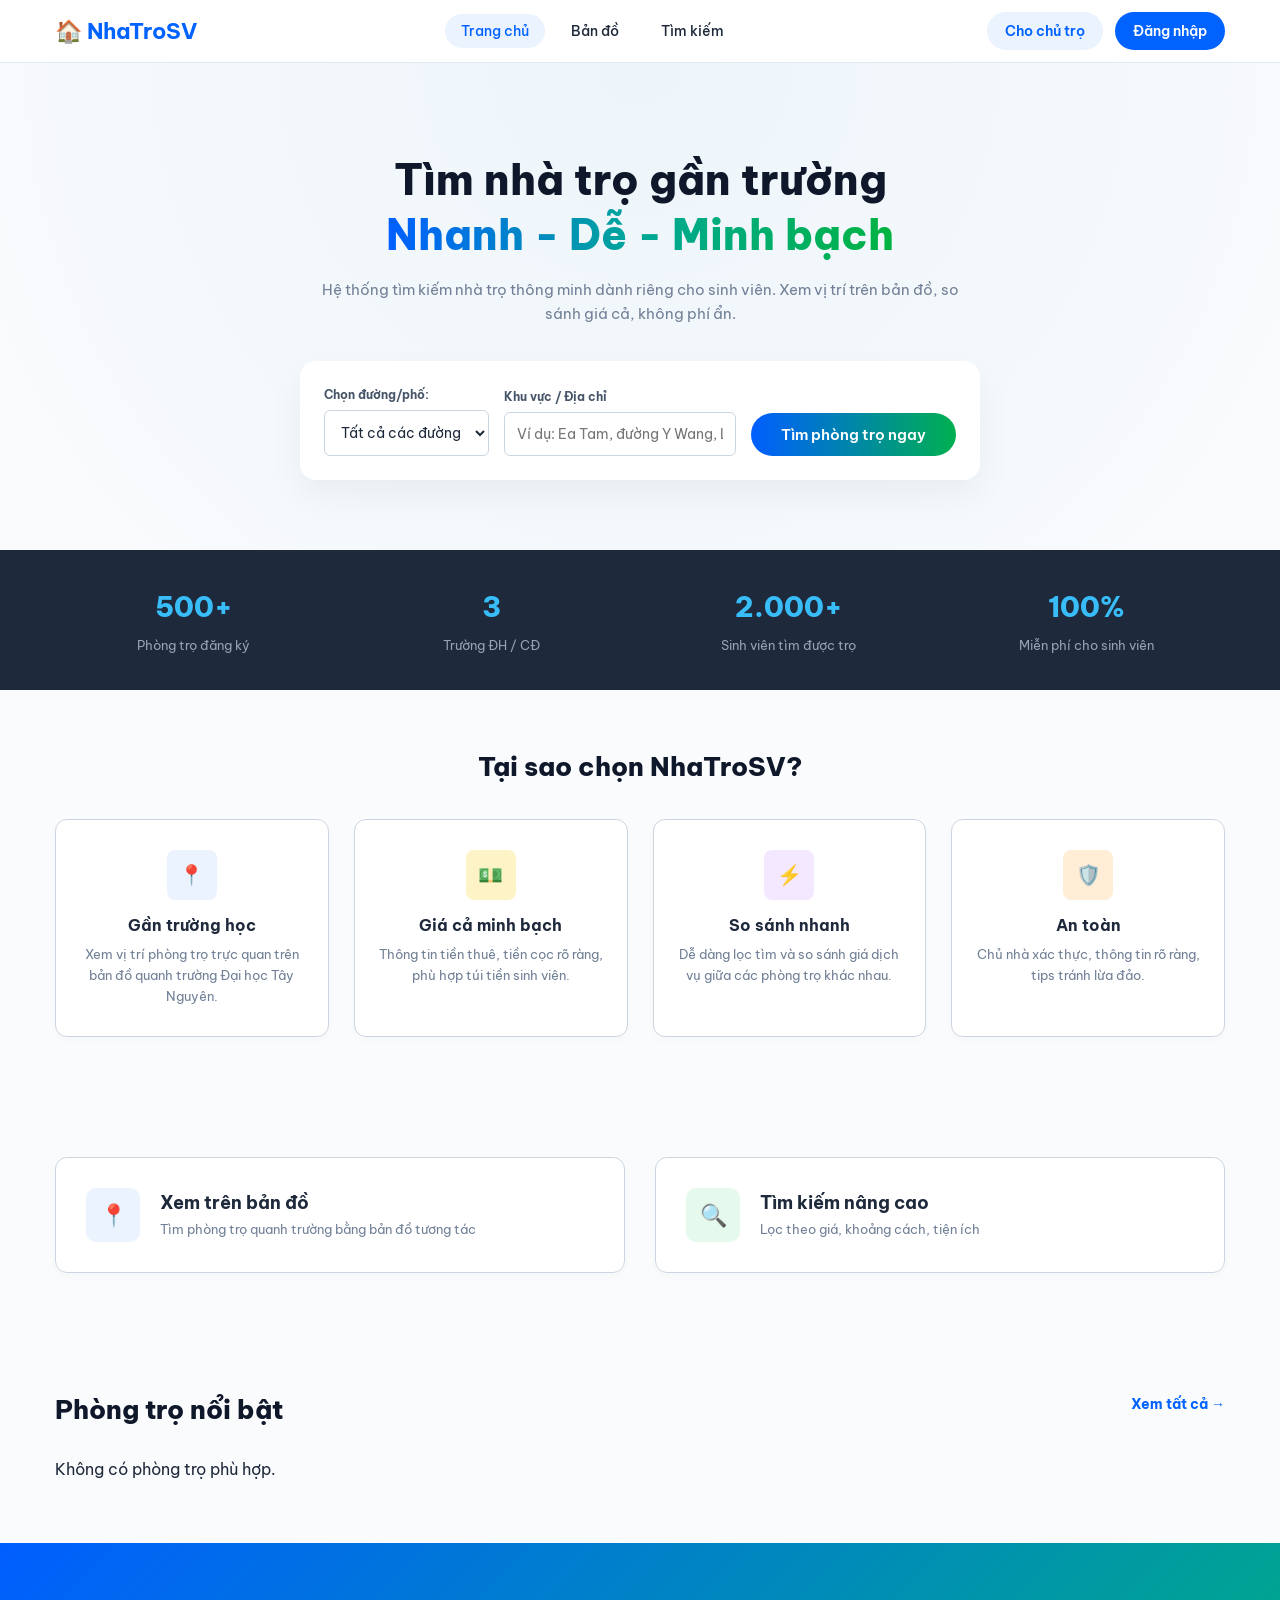
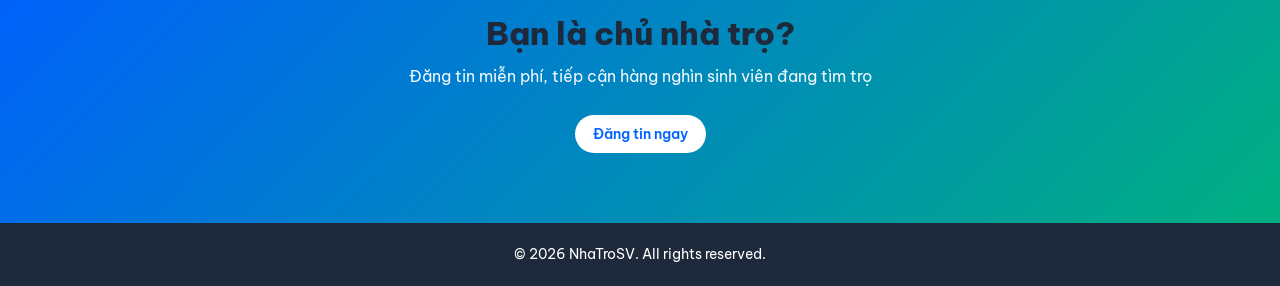
<file: index.html>
<!DOCTYPE html>
<html lang="vi">
<head>
    <meta charset="UTF-8">
    <title>NhaTroSV - Đại học Tây Nguyên</title>
    
    <!-- Fonts -->
    <link href="https://fonts.googleapis.com/css2?family=Be+Vietnam+Pro:wght@400;500;600;700&display=swap" rel="stylesheet">
        
    <!-- CSS liên kết theo đúng thư mục của bạn -->
    <link rel="stylesheet" href="css/main.css">
 
    
    <!-- jQuery cơ bản -->
    <script src="https://code.jquery.com/jquery-3.6.0.min.js"></script>
    
    <!-- JS -->
    <script src="js/main.js"></script>
    <script src="js/data.js"></script>
</head>
<body>
    <!-- ==================== HEADER ==================== -->
    <header class="dau-trang">
        <div class="khung-chua">
            <nav class="thanh-dieu-huong">
                <!-- Logo -->
                <a href="index.html" class="logo">
                    <span>🏠 NhaTroSV</span>
                </a>
                
                <!-- Menu -->
                <ul class="menu">
                    <li><a href="index.html" class="menu__link active">Trang chủ</a></li>
                    <li><a href="ban-do.html" class="menu__link">Bản đồ</a></li>
                    <li><a href="tim-kiem.html" class="menu__link">Tìm kiếm</a></li>
                </ul>
                
                <!-- Actions -->
                <div class="hanh-dong" id="vung-hanh-dong">
                    <a href="dang-tin.html" class="btn btn--landlord">Cho chủ trọ</a>
                    <a href="dang-nhap.html" class="btn btn--login">Đăng nhập</a>
                </div>
            </nav>
        </div>
    </header>

    <!-- ==================== HERO SECTION ==================== -->
    <section class="vung-dau">
        <div class="khung-chua">
            <div class="noi-dung-chinh">
                <h1 class="tieu-de-chinh">
                    Tìm nhà trọ gần trường <br>
                    <span class="chu-chuyen-sac">Nhanh - Dễ - Minh bạch</span>
                </h1>
                <p class="mo-ta-chinh">Hệ thống tìm kiếm nhà trọ thông minh dành riêng cho sinh viên. Xem vị trí trên bản đồ, so sánh giá cả, không phí ẩn.</p>
                
                <!-- Ô tìm kiếm nhanh -->
                <div class="tim-kiem-nhanh">
                    <div class="truong-input">
                        <label class="nhan-input">Chọn đường/phố:</label>
                        <select id="chon-duong" class="input-select">
                            <option value="all">Tất cả các đường</option>
                            <option value="Y Wang">Đường Y Wang</option>
                            <option value="Lê Duẩn">Đường Lê Duẩn</option>
                            <option value="Giải Phóng">Đường Giải Phóng</option>
                            <option value="Mai Thị Lựu">Đường Mai Thị Lựu</option>
                            <option value="Nguyễn An Ninh">Đường Nguyễn An Ninh</option>
                        </select>
                    </div>
                    
                    
                    <div class="truong-input truong-input--rong">
                        <label class="nhan-input">Khu vực / Địa chỉ</label>
                        <input type="text" id="nhap-hem" class="input-text" placeholder="Ví dụ: Ea Tam, đường Y Wang, Lê Duẩn...">
                    </div>
                    
                    <button id="btn-tim" class="btn btn--chinh btn--tim">Tìm phòng trọ ngay</button>
                </div>
            </div>
        </div>
    </section>

    <!-- ==================== THỐNG KÊ ==================== -->
    <section class="thong-ke">
        <div class="khung-chua">
            <div class="luoi-thong-ke">
                <div class="muc-thong-ke">
                    <div class="so-lieu">500+</div>
                    <div class="chu-thich">Phòng trọ đăng ký</div>
                </div>
                <div class="muc-thong-ke">
                    <div class="so-lieu">3</div>
                    <div class="chu-thich">Trường ĐH / CĐ</div>
                </div>
                <div class="muc-thong-ke">
                    <div class="so-lieu">2.000+</div>
                    <div class="chu-thich">Sinh viên tìm được trọ</div>
                </div>
                <div class="muc-thong-ke">
                    <div class="so-lieu">100%</div>
                    <div class="chu-thich">Miễn phí cho sinh viên</div>
                </div>
            </div>
        </div>
    </section>

    <!-- ==================== TÍNH NĂNG ==================== -->
    <section class="tinh-nang">
        <div class="khung-chua">
            <h2 class="tieu-de-phan">Tại sao chọn NhaTroSV?</h2>
            
            <div class="luoi-tinh-nang">
                <div class="the-tinh-nang">
                    <div class="icon-tinh-nang icon-tinh-nang--xanh">📍</div>
                    <h3 class="tieude-tinh-nang">Gần trường học</h3>
                    <p class="mota-tinh-nang">Xem vị trí phòng trọ trực quan trên bản đồ quanh trường Đại học Tây Nguyên.</p>
                </div>
                
                <div class="the-tinh-nang">
                    <div class="icon-tinh-nang icon-tinh-nang--vang">💵</div>
                    <h3 class="tieude-tinh-nang">Giá cả minh bạch</h3>
                    <p class="mota-tinh-nang">Thông tin tiền thuê, tiền cọc rõ ràng, phù hợp túi tiền sinh viên.</p>
                </div>
                
                <div class="the-tinh-nang">
                    <div class="icon-tinh-nang icon-tinh-nang--tim">⚡</div>
                    <h3 class="tieude-tinh-nang">So sánh nhanh</h3>
                    <p class="mota-tinh-nang">Dễ dàng lọc tìm và so sánh giá dịch vụ giữa các phòng trọ khác nhau.</p>
                </div>
                
                <div class="the-tinh-nang">
                    <div class="icon-tinh-nang icon-tinh-nang--cam">🛡️</div>
                    <h3 class="tieude-tinh-nang">An toàn</h3>
                    <p class="mota-tinh-nang">Chủ nhà xác thực, thông tin rõ ràng, tips tránh lừa đảo.</p>
                </div>
            </div>
        </div>
    </section>

    <!-- ==================== HÀNH ĐỘNG NHANH ==================== -->
    <section class="hanh-dong-nhanh">
        <div class="khung-chua">
            <div class="luoi-hanh-dong">
                <a href="ban-do.html" class="the-hanh-dong">
                    <div class="icon-hanh-dong icon-hanh-dong--xanh">📍</div>
                    <div class="noidung-hanh-dong">
                        <h3>Xem trên bản đồ</h3>
                        <p>Tìm phòng trọ quanh trường bằng bản đồ tương tác</p>
                    </div>
                </a>
                
                <a href="tim-kiem.html" class="the-hanh-dong">
                    <div class="icon-hanh-dong icon-hanh-dong--luc">🔍</div>
                    <div class="noidung-hanh-dong">
                        <h3>Tìm kiếm nâng cao</h3>
                        <p>Lọc theo giá, khoảng cách, tiện ích</p>
                    </div>
                </a>
            </div>
        </div>
    </section>

    <!-- ==================== TRỌ MỚI XUẤT HIỆN ==================== -->
    <section class="tro-moi">
        <div class="khung-chua">
            <div class="tieu-de-vung">
                <div class="ben-trai">
                    <h2 class="tieu-de-phan">Phòng trọ nổi bật</h2>
                </div>
                <a href="tim-kiem.html" class="xem-tat-ca">Xem tất cả →</a>
            </div>
            
            <!-- Thùng chứa danh sách phòng trọ nổi bật -->
            <div id="danh-sach-tro" class="luoi-phong"></div> 
            <!-- THẺ CARD PHÒNG TĨNH -->
            <template id="mau-card-phong">
                <a href="#" class="card-phong">
                    <div class="card-phong__khung-anh">
                        <div class="card-phong__nhan">Còn phòng</div>
                        <img class="card-phong__anh-that" src="" alt="ảnh phòng">
                        <div class="room-image-placeholder">Ảnh phòng trọ mẫu</div>
                    </div>
                    <div class="card-phong__noi-dung">
                        <h3 class="card-phong__tieu-de">Tiêu đề</h3>
                        <p class="card-phong__dia-chi">📍 Địa chỉ</p>
                        <div class="card-phong__thong-so">
                            <span class="card-phong-dien-tich">📐 0 m²</span>
                            <span class="card-phong-loai-phong">🚪 Phòng đơn</span>
                        </div>
                        <div class="card-phong__vach-ngan"></div>
                        <div class="card-phong__dong-gia">
                            <span class="card-phong__nhan-gia">Giá thuê:</span>
                            <strong class="card-phong__gia">0đ</strong>
                        </div>
                    </div>
                </a>
            </template>
        </div>
    </section>

    <!-- ==================== CTA ==================== -->
    <section class="goi-y">
        <div class="khung-chua">
            <div class="noi-dung-goi-y">
                <h2 class="tieu-de-goi-y">Bạn là chủ nhà trọ?</h2>
                <p class="mo-ta-goi-y">Đăng tin miễn phí, tiếp cận hàng nghìn sinh viên đang tìm trọ</p>
                <a href="dang-tin.html" class="btn btn--goi-y">Đăng tin ngay</a>
            </div>
        </div>
    </section>

    <!-- ==================== FOOTER ==================== -->
    <footer class="chan-trang">
        <div class="khung-chua">
            <p>&copy; 2026 NhaTroSV. All rights reserved.</p>
        </div>
    </footer>
</body>
</html>
</file>
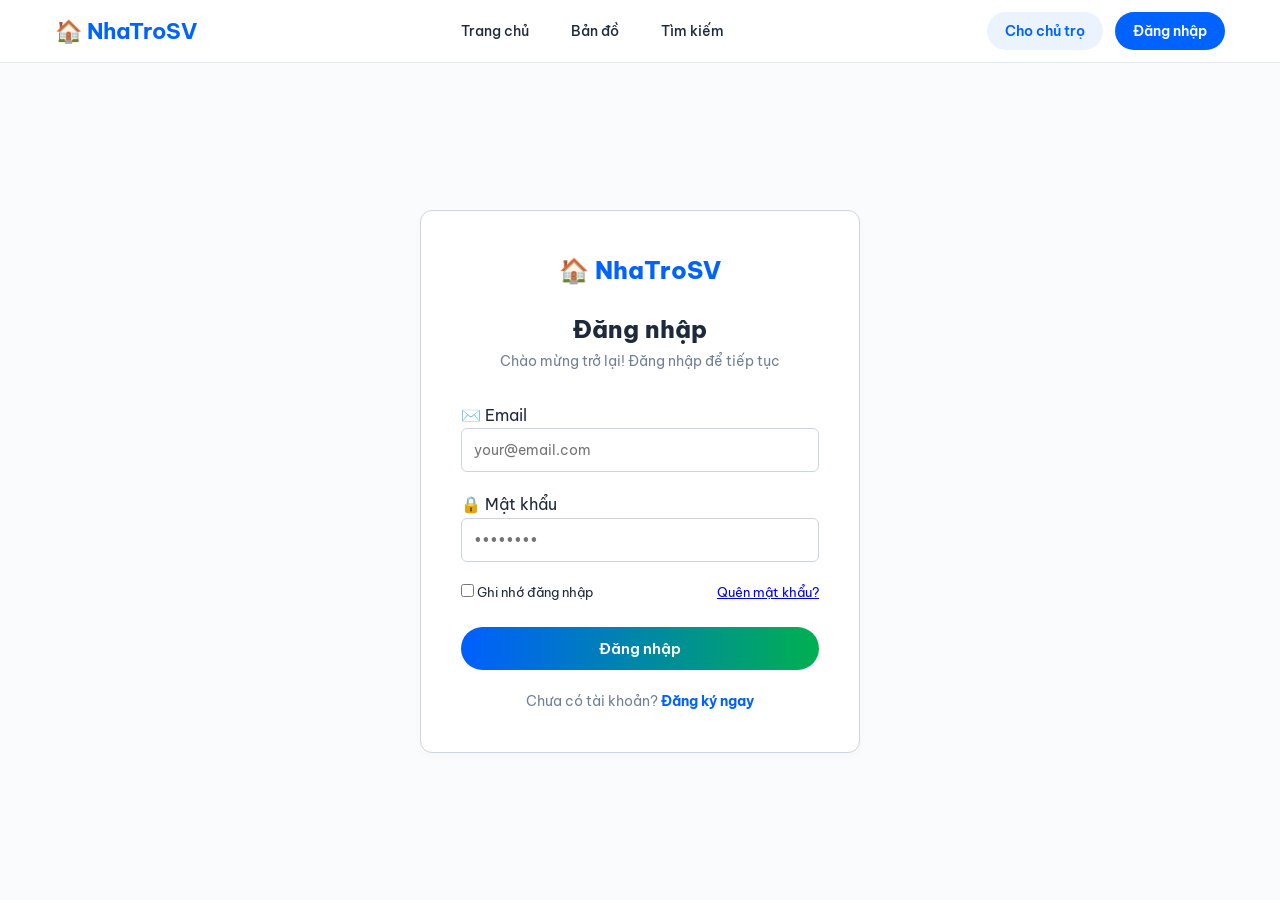
<file: dang-nhap.html>
<!DOCTYPE html>
<html lang="vi">
<head>
    <meta charset="UTF-8">
    <title>Đăng nhập & Đăng ký - NhaTroSV</title>
    
    <!-- Fonts -->
    <link href="https://fonts.googleapis.com/css2?family=Be+Vietnam+Pro:wght@400;500;600;700&display=swap" rel="stylesheet">
    
    <!-- CSS liên kết theo đúng cấu trúc của bạn -->
    <link rel="stylesheet" href="css/base.css">
    <link rel="stylesheet" href="css/layout.css">
    <link rel="stylesheet" href="css/components.css">
    <link rel="stylesheet" href="css/pages.css">
    <link rel="stylesheet" href="css/main.css">
   
    
    <!-- jQuery cơ bản -->
    <script src="https://code.jquery.com/jquery-3.6.0.min.js"></script>
    
    <!-- JS xử lý dữ liệu -->
    <script src="js/data.js"></script>
    <script src="js/main.js"></script>
</head>
<body>
    <!-- ==================== HEADER ==================== -->
    <header class="dau-trang">
        <div class="khung-chua">
            <nav class="thanh-dieu-huong">
                <!-- Logo -->
                <a href="index.html" class="logo">
                    <span>🏠 NhaTroSV</span>
                </a>
                
                <!-- Menu -->
                <ul class="menu">
                    <li><a href="index.html" class="menu__link">Trang chủ</a></li>
                    <li><a href="ban-do.html" class="menu__link">Bản đồ</a></li>
                    <li><a href="tim-kiem.html" class="menu__link">Tìm kiếm</a></li>
                </ul>
                
                <!-- Actions (Sẽ được JS tự động thay đổi khi đã đăng nhập) -->
                <div class="hanh-dong" id="vung-hanh-dong">
                    <a href="dang-tin.html" class="btn btn--landlord">Cho chủ trọ</a>
                    <a href="dang-nhap.html" class="btn btn--login active">Đăng nhập</a>
                </div>
            </nav>
        </div>
    </header>

    <!-- ==================== KHUNG CHỨA TÀI KHOẢN TRUNG TÂM ==================== -->
    <div class="trang-tai-khoan">
        <div class="khung-tai-khoan">
            <div class="logo-trung-tam">🏠 NhaTroSV</div>

            <!-- ==================== FORM 1: ĐĂNG NHẬP ==================== -->
            <div id="khung-dang-nhap">
                <h2 class="tieu-de-tai-khoan">Đăng nhập</h2>
                <p class="mo-ta-tai-khoan">Chào mừng trở lại! Đăng nhập để tiếp tục</p>

                <form id="form-dang-nhap-truc-tiep">
                    <div class="truong-nhap">
                        <label class="nhan-nhap">✉️ Email</label>
                        <input type="email" id="nhap-email" class="input-text" placeholder="your@email.com" required>
                    </div>
                    <div class="truong-nhap">
                        <label class="nhan-nhap">🔒 Mật khẩu</label>
                        <input type="password" id="nhap-mat-khau" class="input-text" placeholder="••••••••" required>
                    </div>

                    <div class="ghi-nho-nhom">
                        <label class="ghi-nho-nhan">
                            <input type="checkbox"> Ghi nhớ đăng nhập
                        </label>
                        <a href="#" class="quen-mat-khau" onclick="alert('Tính năng đang phát triển!'); return false;">Quên mật khẩu?</a>
                    </div>

                    <button type="submit" class="btn btn--chinh btn--dang-nhap">Đăng nhập</button>
                </form>

                <p class="lien-ket-chuyen">Chưa có tài khoản? <a href="#" id="link-sang-dang-ky">Đăng ký ngay</a></p>
            </div>

            <!-- ==================== FORM 2: ĐĂNG KÝ (MẶC ĐỊNH ẨN BẰNG CLASS AN) ==================== -->
            <div id="khung-dang-ky">
                <h2 class="tieu-de-tai-khoan">Đăng ký tài khoản</h2>
                <p class="mo-ta-tai-khoan">Tạo tài khoản mới để bắt đầu tìm trọ</p>

                <form id="form-dang-ky-truc-tiep">
                    <div class="truong-nhap">
                        <label class="nhan-nhap">👤 Họ và tên</label>
                        <input type="text" id="ky-ten" class="input-text" placeholder="Nguyễn Văn A" required>
                    </div>

                    <div class="truong-nhap">
                        <label class="nhan-nhap">✉️ Email</label>
                        <input type="email" id="ky-email" class="input-text" placeholder="your@email.com" required>
                    </div>

                    <div class="truong-nhap">
                        <label class="nhan-nhap">📞 Số điện thoại</label>
                        <input type="text" id="ky-sodt" class="input-text" placeholder="0901234567" required>
                    </div>

                    <div class="truong-nhap">
                        <label class="nhan-nhap">🔒 Mật khẩu</label>
                        <input type="password" id="ky-mat-khau" class="input-text" placeholder="••••••••" required>
                    </div>

                    <!-- NÚT CHỌN ĐỐI TƯỢNG ĐĂNG KÝ: SINH VIÊN / CHỦ TRỌ -->
                    <div class="truong-nhap">
                        <label class="nhan-nhap">💼 Bạn là ai? (Đối tượng)</label>
                        <select id="ky-vai-tro" class="input-select">
                            <option value="student">Sinh viên đang tìm trọ</option>
                            <option value="landlord">Chủ nhà trọ cho thuê</option>
                        </select>
                    </div>

                    <button type="submit" class="btn btn--chinh btn-dang-ky-moi">Đăng ký</button>
                </form>

                <p class="lien-ket-chuyen">Đã có tài khoản? <a href="#" id="link-sang-dang-nhap">Đăng nhập</a></p>
            </div>

        </div>
    </div>
</body>
</html>
</file>
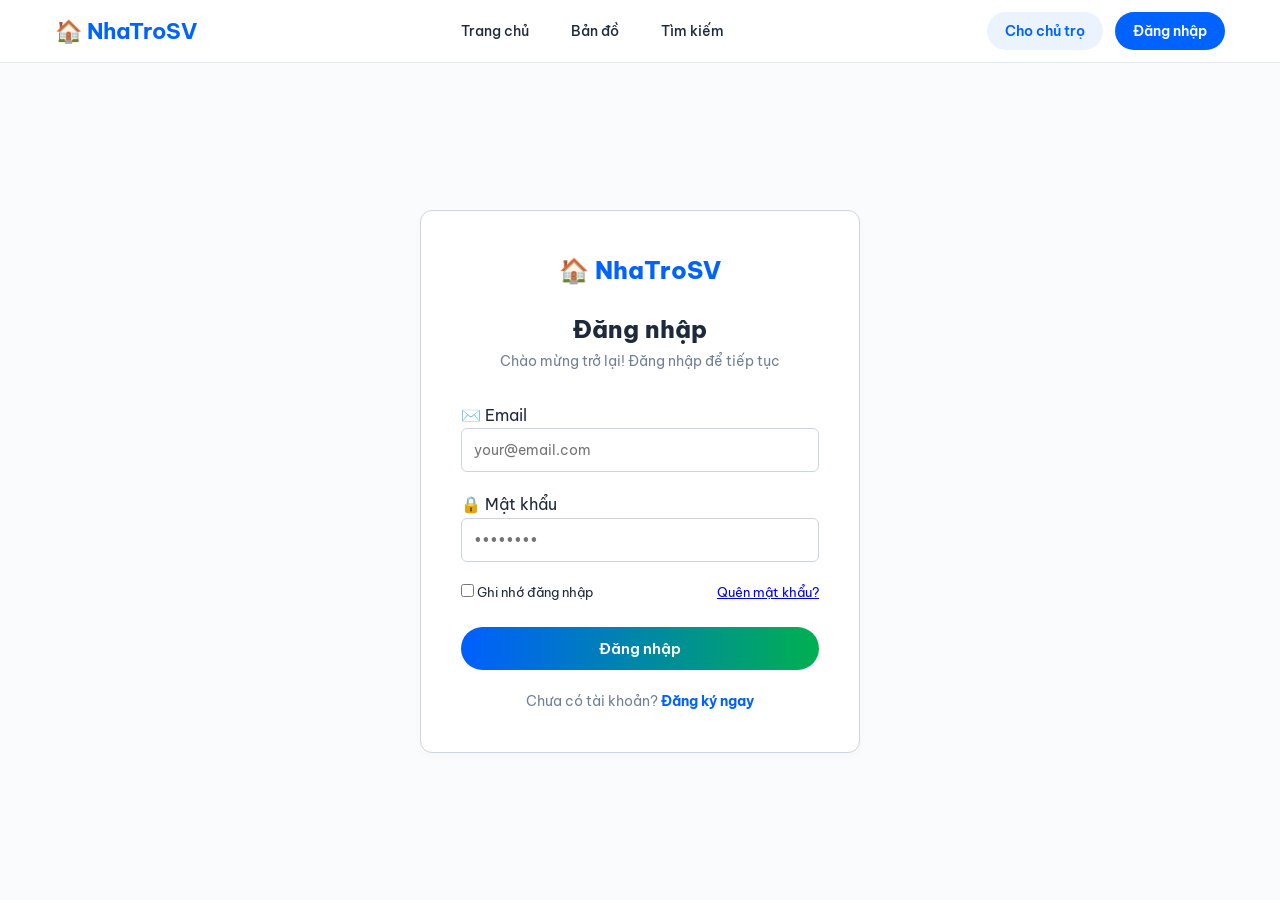
<file: dang-tin.html>
<!DOCTYPE html>
<html lang="vi">
<head>
    <meta charset="UTF-8">
    <title>Đăng tin cho thuê phòng trọ - NhaTroSV</title>
    
    <!-- Fonts -->
    <link href="https://fonts.googleapis.com/css2?family=Be+Vietnam+Pro:wght@400;500;600;700&display=swap" rel="stylesheet">
    
    <!-- CSS liên kết theo đúng cấu trúc của bạn -->
    <link rel="stylesheet" href="css/base.css">
    <link rel="stylesheet" href="css/layout.css">
    <link rel="stylesheet" href="css/components.css">
    <link rel="stylesheet" href="css/pages.css">
    <link rel="stylesheet" href="css/main.css">
    
    <!-- jQuery online chuẩn -->
    <script src="https://code.jquery.com/jquery-3.6.0.min.js"></script>
    
    <!-- JS xử lý dữ liệu -->
    <script src="js/data.js"></script>
    <script src="js/main.js"></script>
</head>
<body>
    <!-- ==================== HEADER ==================== -->
    <header class="dau-trang">
        <div class="khung-chua">
            <nav class="thanh-dieu-huong">
                <!-- Logo -->
                <a href="index.html" class="logo">
                    <span>🏠 NhaTroSV</span>
                </a>
                
                <!-- Menu -->
                <ul class="menu">
                    <li><a href="index.html" class="menu__link">Trang chủ</a></li>
                    <li><a href="ban-do.html" class="menu__link">Bản đồ</a></li>
                    <li><a href="tim-kiem.html" class="menu__link">Tìm kiếm</a></li>
                </ul>
                
                <!-- Actions -->
                <div class="hanh-dong" id="vung-hanh-dong">
                    <a href="dang-tin.html" class="btn btn--landlord active">Đăng tin trọ</a>
                    <a href="dang-nhap.html" class="btn btn--login">Đăng nhập</a>
                </div>
            </nav>
        </div>
    </header>

    <!-- ==================== KHUNG ĐĂNG TIN THIẾT KẾ CHUẨN ==================== -->
    <div class="trang-dang-tin">
        <div class="khung-chua-nho">
            <h1 class="tieu-de-trang">Đăng tin cho thuê phòng trọ</h1>
            <p class="mo-ta-trang" style="text-align:center;">Miễn phí - Tiếp cận hàng nghìn sinh viên ĐH Tây Nguyên</p>

            <!-- Toàn bộ các trường nhập được bao bọc gọn trong một khung Card trắng bo góc giống ảnh mẫu -->
            <form id="form-dang-tin" class="form-dang-tin">
                
                <!-- KHỐI 1: THÔNG TIN CƠ BẢN -->
                <div class="dau-khung-nhap">
                    <span class="emoji-khoi">📄</span>
                    <div>
                        <h3>Thông tin cơ bản</h3>
                        <p>Mô tả phòng trọ của bạn</p>
                    </div>
                </div>

                <div class="nhom-truong">
                    <label class="nhan-form">Tiêu đề tin đăng *</label>
                    <input type="text" id="dang-tieu-de" class="input-text" placeholder="VD: Phòng trọ cao cấp gần ĐH Tây Nguyên" required>
                </div>

                <div class="nhom-truong">
                    <label class="nhan-form">Đường phố (Khu vực Ea Tam) *</label>
                    <select id="dang-duong" class="input-select">
                        <option value="Y Wang">Đường Y Wang</option>
                        <option value="Lê Duẩn">Đường Lê Duẩn</option>
                        <option value="Giải Phóng">Đường Giải Phóng</option>
                        <option value="Mai Thị Lựu">Đường Mai Thị Lựu</option>
                        <option value="Nguyễn An Ninh">Đường Nguyễn An Ninh</option>
                    </select>
                </div>

                <div class="nhom-truong">
                    <label class="nhan-form">Địa chỉ chi tiết *</label>
                    <input type="text" id="dang-dia-chi" class="input-text" placeholder="VD: 112 Y Wang, Ea Tam, Buôn Ma Thuột" required>
                </div>

                <!-- TRƯỜNG TẢI ẢNH BẮT BUỘC ĐÃ ĐƯỢC CHUẨN HÓA GIAO DIỆN -->
                <div class="nhom-truong">
                    <label class="nhan-form">Tải ảnh thực tế phòng trọ từ thiết bị *</label>
                    <input type="file" id="dang-anh" class="input-text" accept="image/*"  required>
                </div>

                <div class="hai-cot">
                    <div class="nhom-truong">
                        <label class="nhan-form">Diện tích (m²) *</label>
                        <input type="number" id="dang-dien-tich" class="input-text" placeholder="Ví dụ: 25" required>
                    </div>
                    <div class="nhom-truong">
                        <label class="nhan-form">Loại phòng *</label>
                        <select id="dang-loai-phong" class="input-select">
                            <option value="single">Phòng đơn</option>
                            <option value="double">Phòng đôi</option>
                            <option value="dormitory">Ký túc xá</option>
                        </select>
                    </div>
                </div>

                <!-- KHỐI 2: GIÁ CẢ & CHI PHÍ -->
                <div class="dau-khung-nhap" style="margin-top: 40px;">
                    <span class="emoji-khoi">💵</span>
                    <div>
                        <h3>Giá cả và chi phí</h3>
                        <p>Thông tin chi phí thuê minh bạch</p>
                    </div>
                </div>
                <!-- KHỐI 2B: CHI PHÍ DỊCH VỤ (TÙY CHỌN) -->
            <div class="dau-khung-nhap" style="margin-top: 40px;">
                <span class="emoji-khoi">⚡</span>
                <div>
                    <h3>Chi phí dịch vụ (tùy chọn)</h3>
                    <p>Để trống nếu không thu thêm</p>
                </div>
            </div>
            <div class="hai-cot">
                <div class="nhom-truong">
                    <label class="nhan-form">Tiền điện (đ/kWh)</label>
                    <input type="number" id="dang-gia-dien" class="input-text" placeholder="VD: 3500">
                </div>
                <div class="nhom-truong">
                    <label class="nhan-form">Tiền nước (đ/tháng)</label>
                    <input type="number" id="dang-gia-nuoc" class="input-text" placeholder="VD: 100000">
                </div>
            </div>
            <div class="hai-cot">
                <div class="nhom-truong">
                    <label class="nhan-form">Tiền wifi (đ/tháng)</label>
                    <input type="number" id="dang-gia-wifi" class="input-text" placeholder="VD: 100000">
                </div>
            </div>
                <div class="hai-cot">
                    <div class="nhom-truong">
                        <label class="nhan-form">Giá thuê (đồng/tháng) *</label>
                        <input type="number" id="dang-gia" class="input-text" placeholder="VD: 1500000" required>
                    </div>
                    <div class="nhom-truong">
                        <label class="nhan-form">Tiền cọc (đồng) *</label>
                        <input type="number" id="dang-coc" class="input-text" placeholder="VD: 1000000" required>
                    </div>
                </div>

                <!-- KHỐI 3: TIỆN ÍCH & SỐ LƯỢNG -->
                <div class="dau-khung-nhap" style="margin-top: 40px;">
                    <span class="emoji-khoi">⚙️</span>
                    <div>
                        <h3>Tiện ích và số lượng</h3>
                        <p>Trang bị sẵn có và số phòng trống</p>
                    </div>
                </div>

                <div class="nhom-truong">
                    <label class="nhan-form">Tiện ích sẵn có:</label>
                    <div class="nhom-hop-kiem" style="margin-top: 10px;">
                        <label class="nhan-hop-kiem">
                            <input type="checkbox" value="wifi" class="tien-ich-dang"> Wifi miễn phí
                        </label>
                        <label class="nhan-hop-kiem">
                            <input type="checkbox" value="may_giat" class="tien-ich-dang"> Máy giặt dùng chung
                        </label>
                        <label class="nhan-hop-kiem">
                            <input type="checkbox" value="gac_lung" class="tien-ich-dang"> Có gác lửng
                        </label>
                    </div>
                </div>

                <div class="nhom-truong" style="margin-top: 20px;">
                    <label class="nhan-form">Số phòng trống hiện có *</label>
                    <input type="number" id="dang-so-luong" class="input-text" placeholder="VD: 3" required>
                </div>

                <!-- Nút Đăng tin nổi bật ở cuối hộp -->
                <div class="nhom-nut-gui">
                    <button type="submit" class="btn btn--chinh btn--tim">Đăng tin phòng trọ ngay</button>
                </div>

            </form>
        </div>
    </div>
    <footer class="chan-trang">
        <div class="khung-chua">
            <p>&copy; 2026 NhaTroSV. All rights reserved.</p>
        </div>
    </footer>
</body>
</html>
</file>
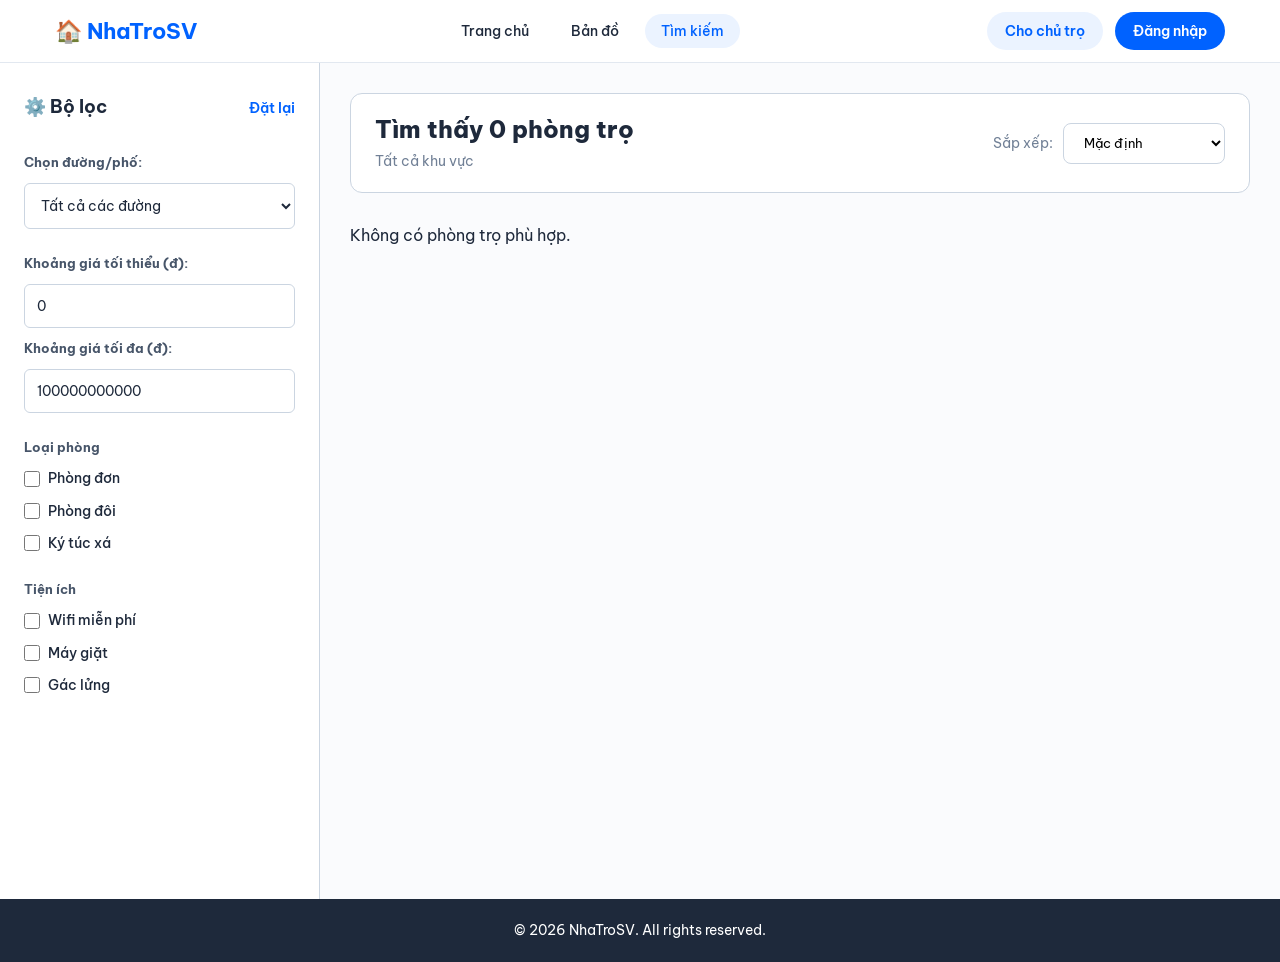
<file: tim-kiem.html>
<!DOCTYPE html>
<html lang="vi">
<head>
    <meta charset="UTF-8">
    <title>Tìm kiếm phòng trọ - NhaTroSV</title>
    
    <!-- Fonts -->
    <link href="https://fonts.googleapis.com/css2?family=Be+Vietnam+Pro:wght@400;500;600;700&display=swap" rel="stylesheet">
    <link rel="stylesheet" href="css/main.css">
    <script src="https://code.jquery.com/jquery-3.6.0.min.js"></script>
    <script src="js/data.js"></script>
    <script src="js/main.js"></script>
</head>
<body>
    <!-- ==================== HEADER ==================== -->
    <header class="dau-trang">
        <div class="khung-chua">
            <nav class="thanh-dieu-huong">
                <!-- Logo -->
                <a href="index.html" class="logo">
                    <span>🏠 NhaTroSV</span>
                </a>
                
                <!-- Menu -->
                <ul class="menu">
                    <li><a href="index.html" class="menu__link">Trang chủ</a></li>
                    <li><a href="ban-do.html" class="menu__link">Bản đồ</a></li>
                    <li><a href="tim-kiem.html" class="menu__link active">Tìm kiếm</a></li>
                </ul>
                
                <!-- Actions -->
                <div class="hanh-dong" id="vung-hanh-dong">
                    <a href="dang-tin.html" class="btn btn--landlord">Cho chủ trọ</a>
                    <a href="dang-nhap.html" class="btn btn--login">Đăng nhập</a>
                </div>
            </nav>
        </div>
    </header>

    <!-- ==================== TRANG TÌM KIẾM CHÍNH ==================== -->
    <div class="trang-tim-kiem">
        <!-- 1. Thanh lọc bên trái (Sidebar) -->
        <aside class="thanh-loc">
            <div class="dau-loc">
                <div class="tieu-de-loc">⚙️ Bộ lọc</div>
                <button id="nut-dat-lai" class="nut-dat-lai">Đặt lại</button>
            </div>

            <!-- Lọc theo Đường/Phố (ĐÃ CẬP NHẬT) -->
            <div class="nhom-loc">
                <label class="nhan-loc">Chọn đường/phố:</label>
                <select id="chon-duong" class="input-select">
                    <option value="all">Tất cả các đường</option>
                    <option value="Y Wang">Đường Y Wang</option>
                    <option value="Lê Duẩn">Đường Lê Duẩn</option>
                    <option value="Giải Phóng">Đường Giải Phóng</option>
                    <option value="Mai Thị Lựu">Đường Mai Thị Lựu</option>
                    <option value="Nguyễn An Ninh">Đường Nguyễn An Ninh</option>
                </select>
            </div>

            <!-- Lọc theo Khoảng giá -->
            <div class="nhom-loc">
                <label class="nhan-loc">Khoảng giá tối thiểu (đ):</label>
                <input type="number" id="loc-gia-thap" class="input-text" value="0">
                
                <label class="nhan-loc" style="margin-top: 10px;">Khoảng giá tối đa (đ):</label>
                <input type="number" id="loc-gia-cao" class="input-text" value="100000000000">
            </div>

            <!-- Lọc theo Loại phòng -->
            <div class="nhom-loc">
                <label class="nhan-loc">Loại phòng</label>
                <div class="nhom-hop-kiem">
                    <label class="nhan-hop-kiem">
                        <input type="checkbox" value="single" class="loc-loai-phong"> Phòng đơn
                    </label>
                    <label class="nhan-hop-kiem">
                        <input type="checkbox" value="double" class="loc-loai-phong"> Phòng đôi
                    </label>
                    <label class="nhan-hop-kiem">
                        <input type="checkbox" value="dormitory" class="loc-loai-phong"> Ký túc xá
                    </label>
                </div>
            </div>

            <!-- Lọc theo Tiện ích -->
            <div class="nhom-loc">
                <label class="nhan-loc">Tiện ích</label>
                <div class="nhom-hop-kiem">
                    <label class="nhan-hop-kiem">
                        <input type="checkbox" value="wifi" class="loc-tien-ich"> Wifi miễn phí
                    </label>
                    <label class="nhan-hop-kiem">
                        <input type="checkbox" value="may_giat" class="loc-tien-ich"> Máy giặt
                    </label>
                    <label class="nhan-hop-kiem">
                        <input type="checkbox" value="gac_lung" class="loc-tien-ich"> Gác lửng
                    </label>
                </div>
            </div>
        </aside>

        <!-- 2. Nội dung hiển thị kết quả bên phải -->
        <main class="noi-dung-ket-qua">
            <div class="khung-ket-qua">
                <div class="thong-tin-ket-qua">
                    <div>
                        <h1 id="so-luong-phong" class="tieu-de-ket-qua">Tìm thấy 0 phòng trọ</h1>
                        <p class="khu-vuc-ket-qua">Tất cả khu vực</p>
                    </div>
                </div>

                <div class="thanh-sap-xep">
                    <span class="nhan-sap-xep">Sắp xếp:</span>
                    <select id="sap-xep" class="sap-xep-select">
                        <option value="mac-dinh">Mặc định</option>
                        <option value="gia-tang">Giá thấp đến cao</option>
                        <option value="gia-giam">Giá cao đến thấp</option>
                    </select>
                </div>
            </div>

            <!-- Thùng chứa danh sách phòng trọ nổi bật -->
            <div id="danh-sach-tim-kiem" class="luoi-phong"></div> 
            <!-- THẺ MẪU CARD PHÒNG TĨNH -->
            <template id="mau-card-phong">
                <a href="#" class="card-phong">
                    <div class="card-phong__khung-anh">
                        <div class="card-phong__nhan">Còn phòng</div>
                        <img class="card-phong__anh-that" src="" alt="ảnh phòng">
                        <div class="room-image-placeholder">Ảnh phòng trọ mẫu</div>
                    </div>
                    <div class="card-phong__noi-dung">
                        <h3 class="card-phong__tieu-de">Tiêu đề</h3>
                        <p class="card-phong__dia-chi">📍 Địa chỉ</p>
                        <div class="card-phong__thong-so">
                            <span class="card-phong-dien-tich">📐 0 m²</span>
                            <span class="card-phong-loai-phong">🚪 Phòng đơn</span>
                        </div>
                        <div class="card-phong__vach-ngan"></div>
                        <div class="card-phong__dong-gia">
                            <span class="card-phong__nhan-gia">Giá thuê:</span>
                            <strong class="card-phong__gia">0đ</strong>
                        </div>
                    </div>
                </a>
            </template>
        </main>
    </div>
    <footer class="chan-trang">
        <div class="khung-chua">
            <p>&copy; 2026 NhaTroSV. All rights reserved.</p>
        </div>
    </footer>
</body>
</html>
</file>
<file: css/main.css>
/* Nhập các module CSS theo đúng thứ tự ưu tiên */
@import url('base.css');
@import url('layout.css');
@import url('components.css');
@import url('pages.css');

/* (Tùy chọn) Viết các tùy biến nhanh khác của toàn trang web tại đây nếu có */
</file>
<file: css/base.css>
/* ---------- VARIABLES & RESET ---------- */
:root {
  --mau-chu-dao: #0062ff;
  --mau-chu-dao-hover: #0052d4;
  --mau-chu-text: #1e293b;
  --mau-chu-phu: #718096;
  --nen-nhap: #f8fafc;
  --nen-trang: #ffffff;
  --mau-vien: #cbd5e1;
  --chuyen-sac-nut: linear-gradient(to right, #005eff, #00b050);
  --chuyen-sac-cta: linear-gradient(135deg, #005eff, #00b080);
  --bo-goc-nho: 6px;
  --bo-goc-trung: 12px;
  --bo-goc-lon: 20px;
  --do-bong-nhe: 0 4px 10px rgba(0, 0, 0, 0.02);
  --do-bong-dam: 0 10px 25px rgba(0, 0, 0, 0.05);
}

* {
  box-sizing: border-box;
  margin: 0 ;
  padding: 0 ;
  font-family: 'Be Vietnam Pro', sans-serif;
}

body {
  background-color: #fafbfd;
  color: var(--mau-chu-text);
  line-height: 1.6;
}

h1, h2, h3, h4, h5, h6 {
  font-weight: 700;
  color: var(--mau-chu-text);
  line-height: 1.3;
}
h1 { font-size: 32px; text-align: center; }
h2 { font-size: 24px; }
h3 { font-size: 18px; }
.an { display: none !important; }
</file>
<file: css/layout.css>
/* ---------- LAYOUT & CONTAINER ---------- */
.khung-chua {
  width: 100%;
  max-width: 1200px;
  margin: 0 auto;
  padding: 0 15px;
}

/* Header */
.dau-trang {
  background-color: var(--nen-trang);
  border-bottom: 1px solid #e2e8f0;
  position: sticky;
  top: 0;
  z-index: 1000;
}
.thanh-dieu-huong {
  display: flex;
  justify-content: space-between;
  align-items: center;
  padding: 12px 0;
}
.logo {
  display: flex;
  align-items: center;
  gap: 8px;
  font-size: 22px;
  font-weight: 700;
  color: var(--mau-chu-dao);
  text-decoration: none;
}
.menu {
  display: flex;
  list-style: none;
  gap: 10px;
  align-items: center;
}
.menu__link {
  text-decoration: none;
  color: var(--mau-chu-text);
  font-size: 14px;
  font-weight: 500;
  padding: 8px 16px;
  border-radius: 20px;
  transition: all 0.2s;
}
.menu__link:hover,
.menu__link.active {
  color: var(--mau-chu-dao);
  background-color: #ebf3ff;
}
.hanh-dong {
  display: flex;
  gap: 12px;
  align-items: center;
}
.user-profile-header {
  position: relative;
  display: flex;
  align-items: center;
  gap: 10px;
}
.user-avatar {
  width: 38px;
  height: 38px;
  border-radius: 50%;
  background-color: var(--mau-chu-dao);
  color: #fff;
  font-weight: 700;
  display: flex;
  align-items: center;
  justify-content: center;
  cursor: pointer;
  border: 2px solid #c7dcff;
  overflow: hidden;
  text-decoration: none;
}
.user-avatar img {
  width: 100%;
  height: 100%;
  object-fit: cover;
}

/* Footer */
.chan-trang {
  background-color: #1e293b;
  color: white;
  text-align: center;
  padding: 20px;
  font-size: 14px;
}

/* ---------- RESPONSIVE (Mobile) ---------- */
@media (max-width: 768px) {
  .thanh-dieu-huong {
    flex-wrap: wrap;
  }
  .menu {
    order: 3;
    width: 100%;
    justify-content: center;
    margin-top: 10px;
  }
  .khung-chua {
    padding: 0 12px;
  }
}
</file>
<file: css/components.css>
/* ---------- BUTTONS (chung) ---------- */
.btn,
.btn-giao-tiep {
  display: inline-flex;
  align-items: center;
  justify-content: center;
  gap: 8px;
  text-decoration: none;
  border: none;
  cursor: pointer;
  transition: all 0.2s;
}
.btn {
  padding: 8px 18px;
  border-radius: 20px;
  font-size: 14px;
  font-weight: 600;
}
.btn--landlord {
  background-color: #ebf3ff;
  color: var(--mau-chu-dao);
}
.btn--landlord:hover {
  background-color: #d6e7ff;
}
.btn--login {
  background: var(--mau-chu-dao);
  color: var(--nen-trang);
}
.btn--login:hover {
  background-color: var(--mau-chu-dao-hover);
}
.btn--chinh,
.btn-giao-tiep--phone {
  background: var(--chuyen-sac-nut);
  color: var(--nen-trang);
  border-radius: 30px;
  padding: 12px 30px;
  font-size: 15px;
}
.btn--goi-y {
  background-color: var(--nen-trang);
  color: var(--mau-chu-dao);
}
.btn-giao-tiep {
  width: 100%;
  padding: 12px;
  border-radius: 8px;
  font-weight: 700;
}
.btn-giao-tiep--nhan-tin {
  background: white;
  color: var(--mau-chu-dao);
  border: 2px solid var(--mau-chu-dao);
}
.btn-giao-tiep--dat-lich {
  background: white;
  color: var(--mau-chu-text);
  border: 1px solid var(--mau-vien);
}

/* ---------- INPUTS & SELECTS ---------- */
.input-text,
.input-select,
.thong-tin__o-nhap {
  width: 100%;
  padding: 12px;
  border: 1px solid var(--mau-vien);
  border-radius: 6px;
  font-size: 14px;
  background-color: var(--nen-trang);
  outline: none;
  color: var(--mau-chu-text);
  transition: border-color 0.2s;
}
.input-text:focus,
.input-select:focus,
.thong-tin__o-nhap:focus {
  border-color: var(--mau-chu-dao);
}
input[type="file"].input-text {
  padding: 10px;
  background-color: var(--nen-nhap);
  cursor: pointer;
}
.nhan-input,
.nhan-form,
.thong-tin__nhan {
  font-size: 12px;
  font-weight: 700;
  color: #475569;
  display: block;
  margin-bottom: 6px;
}

/* ---------- CARD CHUNG (thẻ trắng bo góc) ---------- */
.the-tinh-nang,
.the-hanh-dong,
.hop-thong-tin-phu,
.the-lien-he,
.the-chi-tiet,
.form-dang-tin,
.khung-tai-khoan,
.khung-thong-tin {
  background-color: var(--nen-trang);
  border-radius: 12px;
  border: 1px solid var(--mau-vien);
  box-shadow: var(--do-bong-nhe);
  padding: 1px 25px;  
}

/* Thẻ tính năng */
.the-tinh-nang,
.hop-thong-tin-phu {
  padding: 30px 20px;
  text-align: center;
}
.icon-tinh-nang {
  width: 50px;
  height: 50px;
  border-radius: 8px;
  display: flex;
  align-items: center;
  justify-content: center;
  font-size: 20px;
  margin: 0 auto 15px auto;
}
.icon-tinh-nang--xanh { background-color: #ebf3ff; color: #3b82f6; }
.icon-tinh-nang--vang { background-color: #fef3c7; color: #d97706; }
.icon-tinh-nang--tim { background-color: #f3e8ff; color: #8b5cf6; }
.icon-tinh-nang--cam { background-color: #ffedd5; color: #ea580c; }
.tieude-tinh-nang {
  font-size: 16px;
  font-weight: 700;
  margin-bottom: 8px;
}
.mota-tinh-nang {
  font-size: 13px;
  color: var(--mau-chu-phu);
}

/* Thẻ hành động nhanh */
.the-hanh-dong {
  padding: 30px;
  display: flex;
  align-items: center;
  gap: 20px;
  text-decoration: none;
  color: var(--mau-chu-text);
  transition: transform 0.2s, box-shadow 0.2s;
}
.the-hanh-dong:hover {
  transform: translateY(-2px);
  box-shadow: var(--do-bong-dam);
}
.icon-hanh-dong {
  width: 54px;
  height: 54px;
  border-radius: 10px;
  display: flex;
  align-items: center;
  justify-content: center;
  font-size: 22px;
}
.icon-hanh-dong--xanh { background-color: #ebf3ff; color: var(--mau-chu-dao); }
.icon-hanh-dong--luc { background-color: #e6f9ed; color: #22c55e; }
.noidung-hanh-dong h3 {
  font-size: 18px;
  font-weight: 700;
  margin-bottom: 4px;
}
.noidung-hanh-dong p {
  font-size: 13px;
  color: var(--mau-chu-phu);
}

/* Grid danh sách phòng */
.luoi-phong {
  display: grid;
  grid-template-columns: repeat(3, 1fr);
  gap: 25px;
}

/* Card phòng trọ & thẻ phòng chọn */
.card-phong,
.the-phong-chon {
  background-color: var(--nen-trang);
  border: 1px solid var(--mau-vien);
  border-radius: 12px;
  overflow: hidden;
  transition: transform 0.2s, box-shadow 0.2s;
}
.card-phong {
  display: block;
  text-decoration: none;
  color: inherit;
}
.card-phong:hover {
  transform: translateY(-4px);
  box-shadow: var(--do-bong-dam);
}
.card-phong__khung-anh {
  position: relative;
  height: 190px;
  background-color: #cbd5e1;
}
.card-phong__khung-anh img {
  width: 100%;
  height: 100%;
  object-fit: cover;
}
.card-phong__nhan,
.the-phong-chon__nhan {
  position: absolute;
  top: 12px;
  left: 12px;
  background-color: #00c853;
  color: white;
  padding: 4px 12px;
  border-radius: 20px;
  font-size: 11px;
  font-weight: bold;
  z-index: 5;
}
.room-image-placeholder,
.khung-anh-placeholder {
  width: 100%;
  height: 100%;
  display: flex;
  align-items: center;
  justify-content: center;
  background: linear-gradient(135deg, #e2e8f0, #cbd5e1);
  color: #64748b;
}
.card-phong__noi-dung {
  padding: 20px;
}
.card-phong__tieu-de,
.the-phong-chon__tieu-de {
  font-size: 16px;
  font-weight: 700;
  white-space: nowrap;
  overflow: hidden;
  text-overflow: ellipsis;
}
.card-phong__dia-chi,
.the-phong-chon__dia-chi {
  font-size: 13px;
  color: var(--mau-chu-phu);
  margin-bottom: 12px;
  white-space: nowrap;
  overflow: hidden;
  text-overflow: ellipsis;
}
.card-phong__thong-so {
  display: flex;
  gap: 15px;
  font-size: 13px;
  color: var(--mau-chu-phu);
  margin-bottom: 15px;
}
.card-phong__vach-ngan {
  border: none;
  border-top: 1px solid #f1f5f9;
  margin-bottom: 15px;
}
.card-phong__dong-gia {
  display: flex;
  justify-content: space-between;
}
.card-phong__gia,
.the-phong-chon__gia {
  font-size: 18px;
  font-weight: 700;
  color: var(--mau-chu-dao);
}

/* Thẻ phòng chọn (bản đồ) */
.the-phong-chon {
  position: absolute;
  bottom: 25px;
  left: 20px;
  box-shadow: 0 4px 20px rgba(0, 0, 0, 0.15);
  max-width: 380px;
  width: calc(100% - 40px);
  z-index: 1000;
}
.the-phong-chon__khung {
  padding: 15px;
}
.the-phong-chon__nhan {
  position: relative;
  display: inline-block;
  top: 0;
  left: 0;
  margin-bottom: 10px;
}
.nut-dong-the {
  position: absolute;
  top: 8px;
  right: 8px;
  width: 28px;
  height: 28px;
  background: white;
  border-radius: 50%;
  border: 1px solid var(--mau-vien);
  cursor: pointer;
  font-size: 18px;
  text-align: center;
  line-height: 26px;
}

/* Popup bản đồ */
.popup-ban-do {
  font-size: 13px;
  min-width: 150px;
}
.popup-ban-do__tieu-de {
  color: var(--mau-chu-dao);
  font-weight: bold;
}
.popup-ban-do__gia {
  color: #ef4444;
  font-weight: bold;
}

/* Tiêu đề thẻ */
.tieu-de-the {
  font-size: 18px;
  font-weight: 700;
  margin-bottom: 20px;
  border-left: 4px solid var(--mau-chu-dao);
  padding-left: 10px;
}

/* Bảng chi phí */
.dong-chi-phi {
  display: flex;
  justify-content: space-between;
  padding: 15px 0;
  border-bottom: 1px solid #f1f5f9;
}
.dong-chi-phi:last-child {
  border-bottom: none;
}
.gia-tri-chi-phi--noi-bat {
  color: var(--mau-chu-dao);
  font-size: 18px;
  font-weight: 700;
}

/* Tiện ích */
.danh-sach-tien-ich {
  display: grid;
  grid-template-columns: 1fr 1fr;
  gap: 15px;
}
.muc-tien-ich {
  display: flex;
  align-items: center;
  gap: 8px;
  font-size: 14px;
}

/* Thông tin liên hệ */
.the-lien-he {
  padding: 30px;
  position: sticky;
  top: 80px;
}
.hop-gia-chinh {
  text-align: center;
  margin-bottom: 25px;
  padding-bottom: 25px;
  border-bottom: 1px solid var(--mau-vien);
}
.gia-chinh {
  font-size: 32px;
  font-weight: 800;
  color: var(--mau-chu-dao);
}
.thong-tin-chu-tro {
  display: flex;
  align-items: center;
  gap: 15px;
  margin-bottom: 25px;
}
.anh-dai-dien-chu-tro {
  width: 48px;
  height: 48px;
  background: var(--chuyen-sac-nut);
  border-radius: 50%;
  display: flex;
  align-items: center;
  justify-content: center;
  color: white;
  font-size: 20px;
}
.nhom-nut-lien-he {
  display: flex;
  flex-direction: column;
  gap: 12px;
}
.hop-luu-y {
  margin-top: 25px;
  padding: 15px;
  background: #fffbeb;
  border-radius: 8px;
  font-size: 12px;
  color: #92400e;
}

/* Bản đồ nhỏ */
#ban-do-chi-tiet,
#ban-do-chinh {
  width: 100%; height: 100%; 
  border-radius: 12px;
  border: 1px solid var(--mau-vien);
  height: calc(100vh - 100px);
}

/* Form đăng tin */
.form-dang-tin {
  max-width: 720px;
  margin: 20px auto 0;
  padding: 50px;
}
.dau-khung-nhap {
  display: flex;
  align-items: center;
  gap: 15px;
  margin-bottom: 30px;
  border-bottom: 1.5px dashed var(--mau-vien);
  padding-bottom: 20px;
}
.emoji-khoi {
  font-size: 24px;
  width: 48px;
  height: 48px;
  background-color: #ebf3ff;
  border-radius: 8px;
  display: flex;
  align-items: center;
  justify-content: center;
}
.hai-cot {
  display: grid;
  grid-template-columns: 1fr 1fr;
  gap: 20px;
}
.nhom-nut-gui {
  margin-top: 40px;
  border-top: 1px solid #edf2f7;
  padding-top: 25px;
  text-align: center;
}
.nhom-nut-gui .btn {
  width: 100%;
  max-width: 320px;
}

/* Thông tin cá nhân */
.khung-thong-tin {
  margin: 0 auto;
  max-width: 500px;
  width: 100%;
  padding: 32px;
  text-align: center;
}
.thong-tin__tieu-de {
  font-size: 24px;
  font-weight: 700;
  margin-bottom: 24px;
}
.thong-tin__avatar {
  width: 100px;
  height: 100px;
  background: var(--chuyen-sac-nut);
  border-radius: 50%;
  display: flex;
  align-items: center;
  justify-content: center;
  font-size: 40px;
  font-weight: bold;
  color: white;
  margin: 0 auto 12px;
  overflow: hidden;
}
.thong-tin__avatar-label {
  display: inline-block;
  background-color: #ebf3ff;
  color: var(--mau-chu-dao);
  padding: 6px 12px;
  border-radius: 20px;
  font-size: 13px;
  cursor: pointer;
  margin-bottom: 24px;
}
.thong-tin__avatar-label:hover {
  background-color: var(--mau-chu-dao);
  color: white;
}
.thong-tin__nhom {
  text-align: left;
  margin-bottom: 20px;
}
.thong-tin__btn-luu {
  background: var(--chuyen-sac-nut);
  color: white;
  width: 100%;
  padding: 12px;
  border-radius: 30px;
  font-weight: 700;
  border: none;
  cursor: pointer;
}
.thong-tin__btn-xuat {
  background: white;
  color: var(--mau-chu-text);
  border: 1px solid var(--mau-vien);
  width: 100%;
  padding: 12px;
  border-radius: 30px;
  margin-top: 12px;
  cursor: pointer;
}
.thong-tin__thong-bao {
  margin-top: 12px;
  background: #e6f9ed;
  color: #22c55e;
  padding: 8px;
  border-radius: 8px;
  font-size: 13px;
  display: none;
}
#hien-doi-tuong {
  text-align: center;
  margin: 4px 0 2px;
  font-size: 13px;
  font-weight: 600;
  color: #475569;
}

/* ========== RESPONSIVE CHI TIẾT CHO MOBILE ========== */
@media (max-width: 768px) {
  .the-chi-tiet {
    padding: 20px 15px;
  }
  
  .dong-chi-phi {
    flex-direction: column;
    align-items: flex-start;
    gap: 6px;
    padding: 12px 0;
  }
  .nhan-chi-phi {
    width: 100%;
  }
  .gia-tri-chi-phi {
    width: 100%;
    text-align: left;
    padding-left: 24px;
  }
  
  .danh-sach-tien-ich {
    grid-template-columns: 1fr;
    gap: 8px;
  }
  .muc-tien-ich {
    padding: 8px 12px;
  }
  
  #ban-do-chi-tiet {
    height: 280px;  /* vẫn đủ dùng trên mobile */
  }
  
  .luoi-chi-tiet {
    grid-template-columns: 1fr;
    gap: 20px;
  }
}
</file>
<file: css/pages.css>
/* ---------- HERO (Trang chủ) ---------- */
.vung-dau {
  background: radial-gradient(circle at top, #edf5fa 0%, #fafbfd 100%);
  padding: 90px 0 70px;
  text-align: center;
}
.tieu-de-chinh {
  font-size: 42px;
  font-weight: 800;
  color: #0f172a;
  margin-bottom: 15px;
}
.chu-chuyen-sac {
  background: linear-gradient(to right, #005eff, #00a896, #00b341);
  -webkit-background-clip: text;
  -webkit-text-fill-color: transparent;
}
.mo-ta-chinh {
  font-size: 15px;
  color: var(--mau-chu-phu);
  max-width: 650px;
  margin: 0 auto 35px;
}
.tim-kiem-nhanh {
  background: var(--nen-trang);
  padding: 24px;
  border-radius: 16px;
  box-shadow: 0 15px 35px rgba(0, 0, 0, 0.05);
  max-width: 680px;
  margin: 0 auto;
  display: flex;
  gap: 15px;
  align-items: flex-end;
}
.truong-input {
  flex: 1;
  text-align: left;
}
.truong-input--rong {
  flex: 1.4;
}

/* ---------- THỐNG KÊ ---------- */
.thong-ke {
  background-color: #1e293b;
  padding: 35px 0;
}
.luoi-thong-ke {
  display: grid;
  grid-template-columns: repeat(4, 1fr);
  gap: 20px;
  text-align: center;
}
.so-lieu {
  font-size: 28px;
  font-weight: 800;
  color: #38bdf8;
  margin-bottom: 5px;
}
.chu-thich {
  font-size: 13px;
  color: #94a3b8;
}

/* ---------- CÁC PHẦN CHUNG (tính năng, hành động, trọ mới) ---------- */
.tinh-nang,
.hanh-dong-nhanh,
.tro-moi {
  padding: 60px 0;
}
.tieu-de-phan {
  font-size: 26px;
  font-weight: 800;
  text-align: center;
  margin-bottom: 35px;
  color: #0f172a;
}
.luoi-tinh-nang {
  display: grid;
  grid-template-columns: repeat(4, 1fr);
  gap: 25px;
}
.luoi-hanh-dong {
  display: grid;
  grid-template-columns: 1fr 1fr;
  gap: 30px;
}
.tieu-de-vung .tieu-de-phan {
  margin-bottom: 0;
}
.tieu-de-vung {
  display: flex !important;
  justify-content: space-between !important;
  width: 100%;
  margin-bottom: 30px;
}

.xem-tat-ca {
  margin-left: auto;
  text-decoration: none;
  color: var(--mau-chu-dao);
  font-weight: 700;
  font-size: 14px;
}

/* ---------- CTA ---------- */
.goi-y {
  background: var(--chuyen-sac-cta);
  padding: 70px 0;
  text-align: center;
  color: white;
}
.tieu-de-goi-y {
  font-size: 32px;
  font-weight: 800;
  margin-bottom: 10px;
}
.mo-ta-goi-y {
  font-size: 16px;
  margin-bottom: 25px;
  opacity: 0.95;
}

/* ---------- TRANG TÌM KIẾM (Sidebar + kết quả) ---------- */
.trang-tim-kiem {
  display: flex;
  min-height: calc(100vh - 64px);
}
.thanh-loc {
  width: 320px;
  background: var(--nen-trang);
  border-right: 1px solid var(--mau-vien);
  padding: 30px 24px;
  overflow-y: auto;
  height: calc(100vh - 64px);
  position: sticky;
  top: 64px;
}
.dau-loc {
  display: flex;
  justify-content: space-between;
  align-items: center;
  margin-bottom: 30px;
}
.tieu-de-loc {
  font-size: 18px;
  font-weight: 700;
  display: flex;
  align-items: center;
  gap: 8px;
}
.nut-dat-lai {
  background: none;
  border: none;
  color: var(--mau-chu-dao);
  font-size: 14px;
  font-weight: 600;
  cursor: pointer;
}
.nhom-loc {
  margin-bottom: 24px;
}
.nhan-loc {
  display: flex;
  align-items: center;
  gap: 10px;
  font-size: 13px;
  font-weight: 700;
  color: #475569;
  margin-bottom: 10px;
}

.nhom-hop-kiem {
  align-items: left;
  display: flex;
  flex-direction: column;
  gap: 10px;
}

.nhan-hop-kiem {
  display: flex;
  align-items: center;
  gap: 8px;
  font-size: 14px;
  font-weight: 500;
  color: var(--mau-chu-text);
  cursor: pointer;
}
.nhan-hop-kiem input[type="checkbox"] {
  width: 16px;
  height: 16px;
  cursor: pointer;
   align-items: left;
}
.noi-dung-ket-qua {
  flex: 1;
  padding: 30px;
  overflow-y: auto;
}
.khung-ket-qua {
  background: white;
  padding: 20px 24px;
  border-radius: 12px;
  margin-bottom: 30px;
  border: 1px solid var(--mau-vien);
  display: flex;
  justify-content: space-between;
  align-items: center;
}
.tieu-de-ket-qua {
  font-size: 24px;
  font-weight: 800;
}
.khu-vuc-ket-qua {
  font-size: 14px;
  color: var(--mau-chu-phu);
  margin-top: 4px;
}
.thanh-sap-xep {
  display: flex;
  align-items: center;
  gap: 10px;
}
.nhan-sap-xep {
  font-size: 14px;
  color: var(--mau-chu-phu);
}
.sap-xep-select {
  padding: 10px 16px;
  border: 1px solid var(--mau-vien);
  border-radius: 8px;
  background: white;
  cursor: pointer;
}

/* ---------- TRANG BẢN ĐỒ ---------- */
.trang-ban-do {
  display: flex;
  height: calc(100vh - 100px)
}
.khung-ban-do {
  flex: 1;
  position: relative;
  height: 100%;
}
.hop-dieu-khien-ban-do {
  position: absolute;
  top: 20px;
  left: 20px;
  right: 20px;
  background: white;
  padding: 10px;
  border-radius: 12px;
  box-shadow: 0 4px 15px rgba(0, 0, 0, 0.12);
  z-index: 1000;
}
.dau-ban-do {
  display: flex;
  justify-content: space-between;
  align-items: center;
  margin-bottom: 15px;
}
.tieu-de-ban-do {
  font-size: 20px;
  font-weight: 700;
}
.chu-thich-ban-do {
  font-size: 13px;
  color: var(--mau-chu-phu);
}
.chuyen-che-do {
  display: flex;
  gap: 5px;
  background: #f1f5f9;
  padding: 4px;
  border-radius: 8px;
}
.nut-che-do {
  padding: 8px 16px;
  border: none;
  background: transparent;
  border-radius: 6px;
  cursor: pointer;
  font-size: 13px;
  font-weight: 600;
  color: var(--mau-chu-phu);
}
.nut-che-do.active {
  background: white;
  color: var(--mau-chu-dao);
  box-shadow: 0 1px 3px rgba(0, 0, 0, 0.1);
}
.bo-loc-ban-do {
  display: flex;
  gap: 15px;
}

/* ---------- TRANG ĐĂNG NHẬP / ĐĂNG KÝ ---------- */
.trang-tai-khoan {
  display: flex;
  align-items: center;
  justify-content: center;
  min-height: calc(100vh - 64px);
  background-color: #fafbfd;
  padding: 40px 15px;
}
.khung-tai-khoan {
  max-width: 440px;
  width: 100%;
  padding: 40px;
  text-align: center;
}
.logo-trung-tam {
  font-size: 24px;
  font-weight: 800;
  color: var(--mau-chu-dao);
  margin-bottom: 25px;
}
.tieu-de-tai-khoan {
  font-size: 24px;
  font-weight: 800;
}
.mo-ta-tai-khoan {
  font-size: 14px;
  color: var(--mau-chu-phu);
  margin: 5px 0 30px;
}
.truong-nhap {
  margin-bottom: 20px;
  text-align: left;
}
.ghi-nho-nhom {
  display: flex;
  justify-content: space-between;
  align-items: center;
  font-size: 13px;
  margin-bottom: 24px;
}
.btn--dang-nhap,
.btn-dang-ky-moi {
  width: 100%;
  margin-bottom: 20px;
}
.lien-ket-chuyen {
  font-size: 14px;
  color: var(--mau-chu-phu);
}
.lien-ket-chuyen a {
  color: var(--mau-chu-dao);
  text-decoration: none;
  font-weight: 700;
}

/* ---------- TRANG CHI TIẾT ---------- */
.trang-chi-tiet {
  background-color: #fafbfd;
  padding: 30px 0 60px;
}
.duong-dan-trang {
  color: var(--mau-chu-phu);
  margin-bottom: 25px;
  font-size: 14px;
}
.duong-dan-trang a {
  color: var(--mau-chu-phu);
  text-decoration: none;
}
.duong-dan-trang a:hover {
  color: var(--mau-chu-dao);
}
.dau-chi-tiet {
  background: white;
  padding: 30px;
  border-radius: 12px;
  margin-bottom: 25px;
  border: 1px solid var(--mau-vien);
}
.tieu-de-chi-tiet {
  font-size: 28px;
  font-weight: 800;
  margin-bottom: 12px;
}
.thong-tin-phu-chi-tiet {
  display: flex;
  flex-wrap: wrap;
  gap: 20px;
  color: var(--mau-chu-phu);
  margin-bottom: 15px;
  font-size: 14px;
}
.thong-tin-phu-chi-tiet > div {
  display: flex;
  align-items: center;
  gap: 6px;
}
.luoi-chi-tiet {
  display: grid;
  grid-template-columns: 2fr 1fr;
  gap: 25px;
}
.noi-dung-chinh-chi-tiet {
  display: flex;
  flex-direction: column;
  gap: 25px;
}
.luoi-thong-tin-phu {
  display: grid;
  grid-template-columns: repeat(3, 1fr);
  gap: 20px;
}
.gia-tri-thong-tin-phu {
  font-size: 24px;
  font-weight: 800;
  color: var(--mau-chu-text);
}

/* ---------- RESPONSIVE MOBILE ---------- */
@media (max-width: 768px) {
  .vung-dau {
    padding: 50px 0 40px;
  }
  .tieu-de-chinh {
    font-size: 28px;
  }
  .luoi-thong-ke {
    grid-template-columns: 1fr 1fr;
    gap: 15px;
  }
  .luoi-tinh-nang,
  .luoi-hanh-dong {
    grid-template-columns: 1fr;
  }
  .trang-tim-kiem {
    flex-direction: column;
  }
  .thanh-loc {
    width: 100%;
    height: auto;
    position: static;
    border-right: none;
    border-bottom: 1px solid var(--mau-vien);
  }
  .noi-dung-ket-qua {
    padding: 20px;
  }
  .khung-ket-qua {
    flex-direction: column;
    align-items: flex-start;
    gap: 10px;
  }
  .hop-dieu-khien-ban-do .dau-ban-do {
    flex-direction: column;
    align-items: flex-start;
    gap: 10px;
  }
  .luoi-chi-tiet {
    grid-template-columns: 1fr;
  }
  .the-lien-he {
    position: static;
    margin-top: 25px;
  }
  .luoi-thong-tin-phu {
    grid-template-columns: 1fr;
  }
  .form-dang-tin {
    padding: 20px;
  }
  .khung-tai-khoan {
    padding: 25px;
  }
}
</file>
